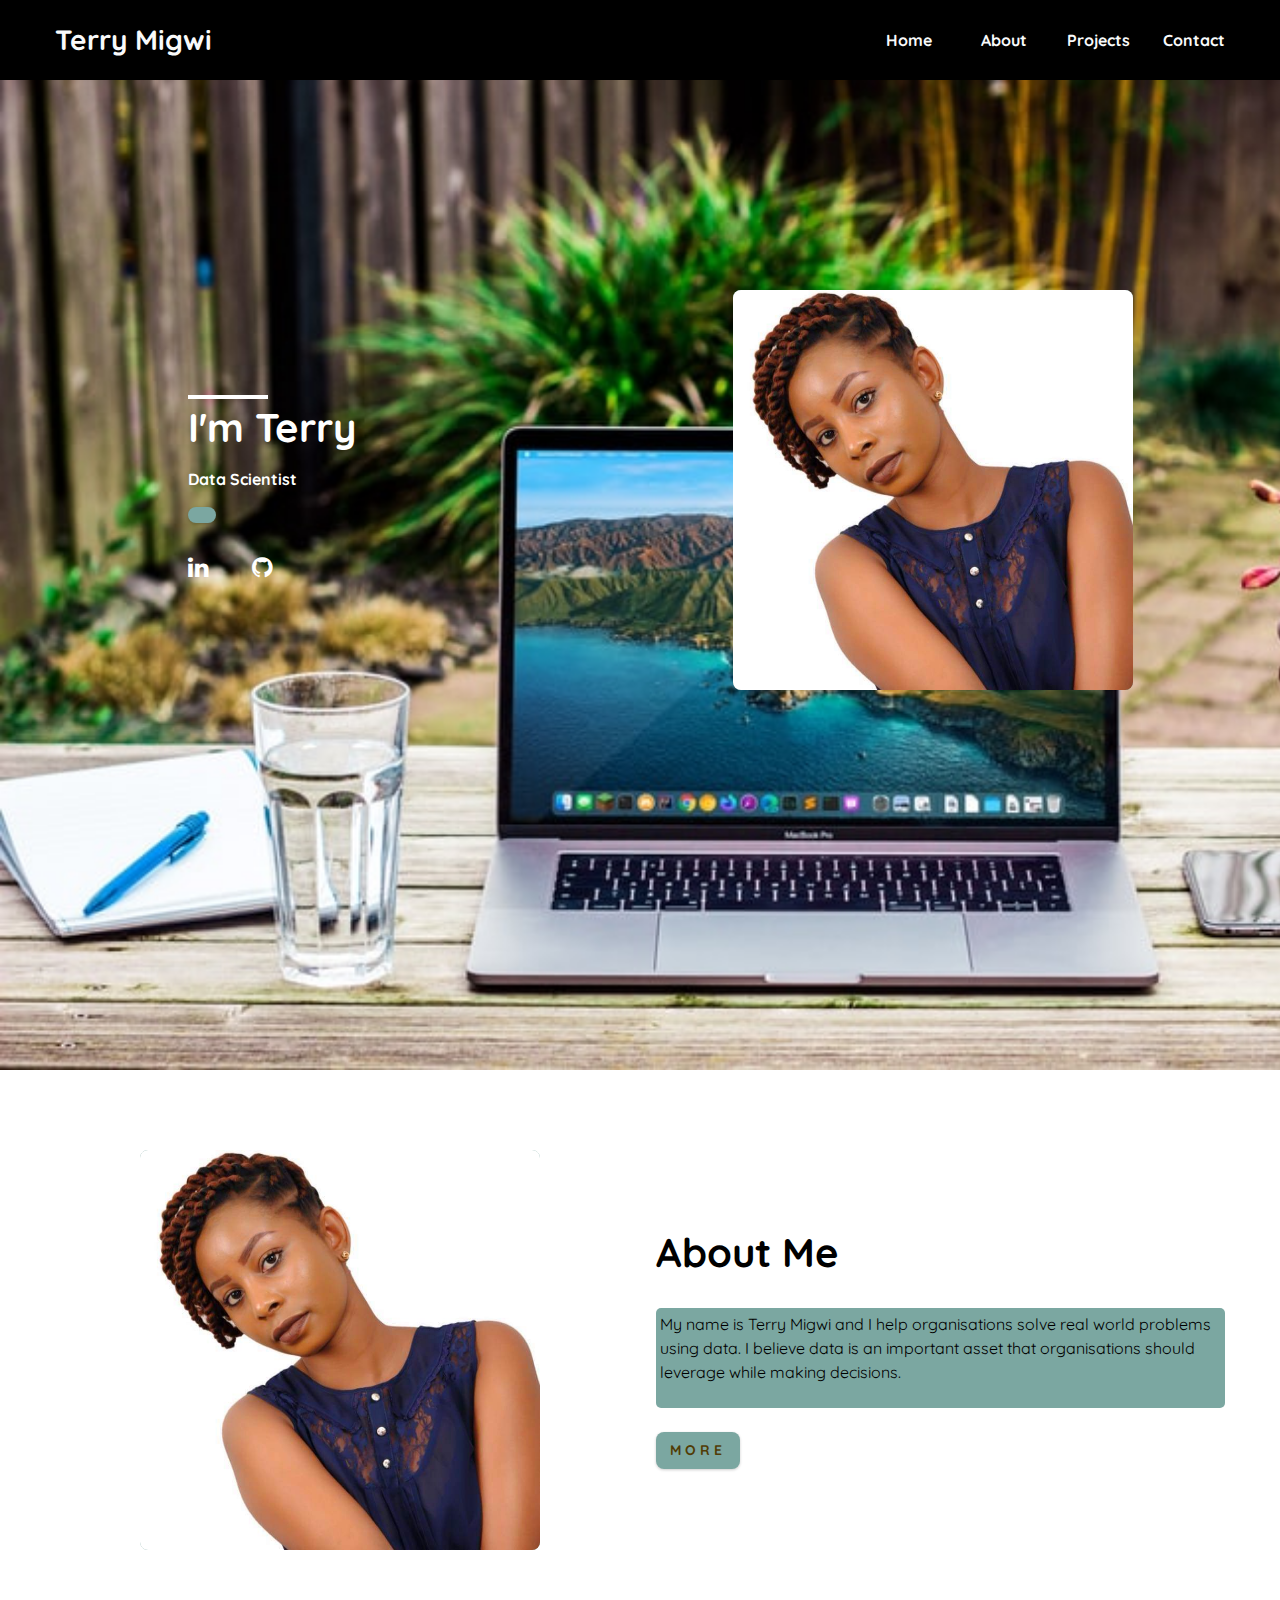
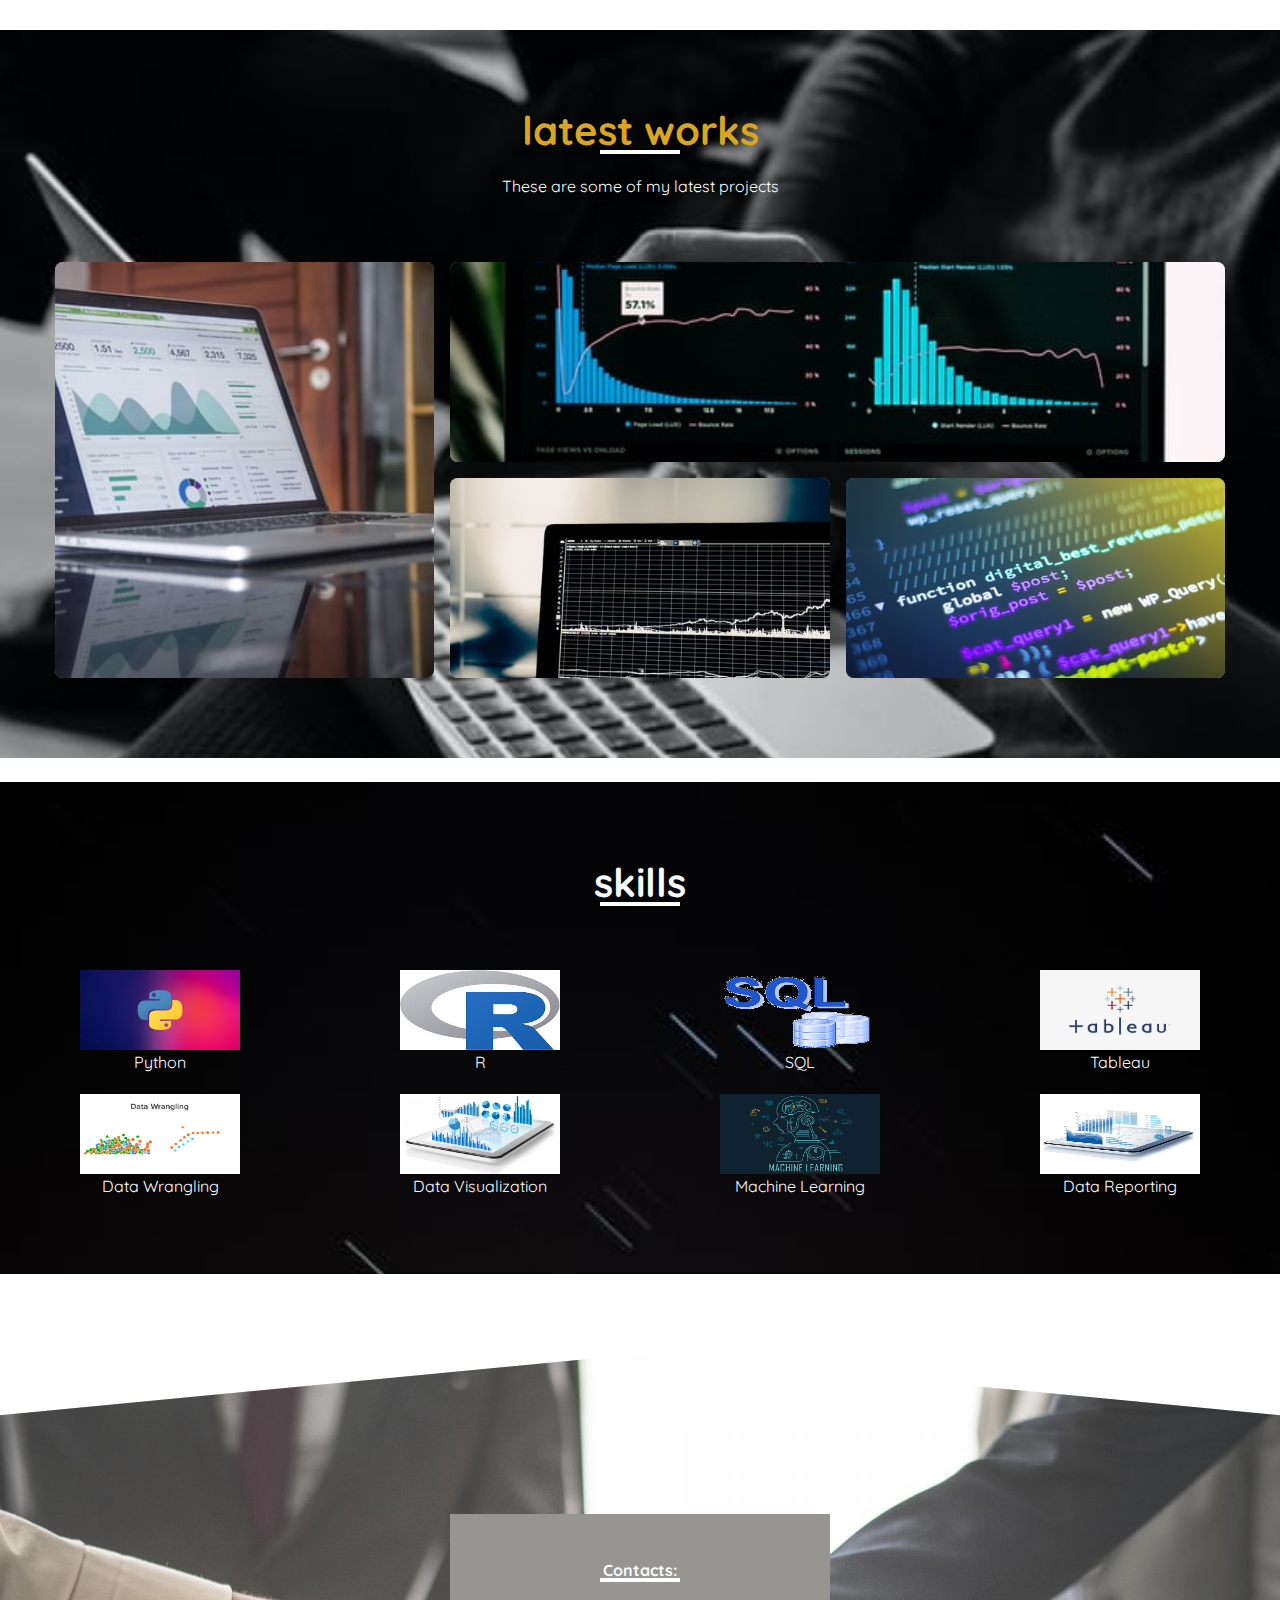
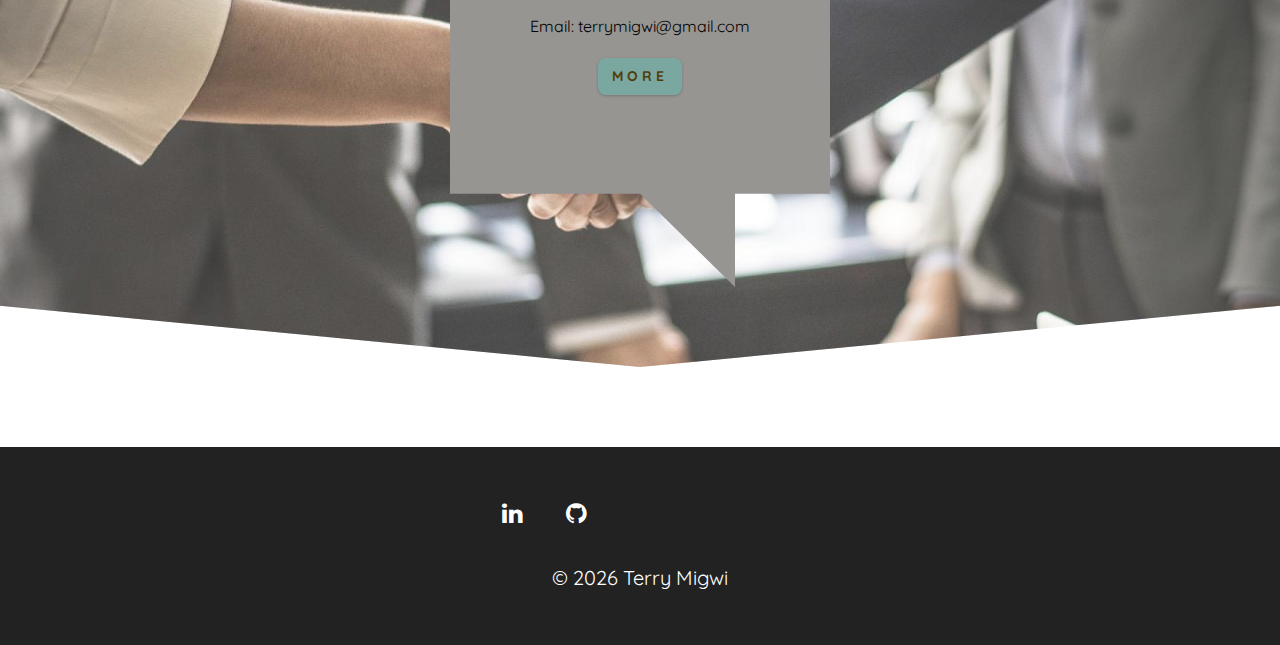
<file: index.html>
<!DOCTYPE html>
<html lang="en">
  <head>
    <meta charset="UTF-8" />
    <meta name="viewport" content="width=device-width, initial-scale=1.0" />
    <title>Terry || Home</title>
    <script src="https://code.jquery.com/jquery-3.5.1.slim.min.js" integrity="sha384-DfXdz2htPH0lsSSs5nCTpuj/zy4C+OGpamoFVy38MVBnE+IbbVYUew+OrCXaRkfj" crossorigin="anonymous"></script>
    <script src="https://cdn.jsdelivr.net/npm/popper.js@1.16.1/dist/umd/popper.min.js" integrity="sha384-9/reFTGAW83EW2RDu2S0VKaIzap3H66lZH81PoYlFhbGU+6BZp6G7niu735Sk7lN" crossorigin="anonymous"></script>
    <script src="https://cdn.jsdelivr.net/npm/bootstrap@4.5.3/dist/js/bootstrap.min.js" integrity="sha384-w1Q4orYjBQndcko6MimVbzY0tgp4pWB4lZ7lr30WKz0vr/aWKhXdBNmNb5D92v7s" crossorigin="anonymous"></script>
    <link rel="stylesheet" href="https://cdnjs.cloudflare.com/ajax/libs/font-awesome/4.7.0/css/font-awesome.min.css">
    <link rel="preconnect" href="https://fonts.gstatic.com">
    <link href="https://fonts.googleapis.com/css2?family=Tangerine&display=swap" rel="stylesheet">
    <link rel="stylesheet" href="./css/styles.css" />
  </head>
  <body>
    <div class="container">
    <!-- navbar -->
    <nav class="nav" id="nav">
      <div class="nav-center">
        <!-- nav header -->
        <div class="nav-header">
          <h3>Terry Migwi</h3>
          <button class="nav-btn" id="nav-btn">
            <i class="fa fa-bars"></i>
          </button>
        </div>
        <!-- nav-links -->
        <ul class="nav-links">
          <li>
            <a href="index.html">home</a>
          </li>
          <li>
            <a href="about.html">about</a>
          </li>
          <li>
            <a href="projects.html">projects</a>
          </li>
          <li>
            <a href="contact.html">contact</a>
          </li>
        </ul>
      </div>
    </nav>
    <!-- end of navbar -->
    <!-- sidebar -->
    <aside class="sidebar" id="sidebar" style="background-image: url(./images/photo-1530695489795-8111e55b4280.jpeg);" >
      <div>
        <button class="close-btn" id="close-btn">
          <i class="fa fa-times"></i>
        </button>
        <!-- nav-links -->
        <ul class="sidebar-links">
          <li>
            <a href="index.html">HOME</a>
          </li>
            <a href="projects.html">PROJECTS</a>
          </li>
          <li>
            <a href="">SKILLS</a>
          </li>
          <li>
          <li>
            <a href="about.html">ABOUT</a>
          </li>
          <li>
          <li>
            <a href="contact.html">CONTACT</a>
          </li>
        </ul>
        <!-- social icons -->
        <ul class="social-icons">
          <li>
            <a href="https://www.linkedin.com/in/terry-migwi-a81082137/" class="social-icon">
              <i class="fa fa-linkedin"></i>
            </a>
          </li>
          <li>
            <a href="https://github.com/Terry-Migwi" class="social-icon">
              <i class="fa fa-github"></i>
            </a>
          </li>
        </ul>
      </div>
    </aside>
    <!-- end of sidebar -->
    <!-- header -->
    <header class="hero" style="background-image: url(./images/bg.jpeg);" >
      <div class="section-center hero-center">
        <article class="hero-info">
          <div class="underline"></div>
          <h2 style="color: white;" >I'm Terry</h2> <br>
          <h4>Data Scientist</h4>
          <a href="contact.html" class="btn hero-btn"></a>
          <!-- social icons -->
          <ul class="social-icons hero-icons" style="margin-top: 20px;" >
            <li>
              <a href="https://www.linkedin.com/in/terry-migwi-a81082137/" class="social-icon">
                <i class="fa fa-linkedin" style="color:white;"></i>
              </a>
            </li>
            <li>
              <a href="https://github.com/Terry-Migwi" class="social-icon">
                <i class="fa fa-github" style="color:white;"></i>
              </a>
            </li>
          </ul>
        </article>
        <article class="hero-img">
          <img src="./images/Terry .jpg" class="hero-photo" alt="image" />
        </article>
      </div>
    </header>
    <!-- end of header -->
    <!-- about -->
    <section class="section about">
      <div class="section-center about-center">
        <!-- about img -->
        <article class="about-img">
          <img src="./images/Terry .jpg" class="hero-photo" alt="image" />
        </article>
        <!-- about info -->
        <article class="about-info">
          <!-- section title -->
          <div class="section-title about-title">
            <h2 style="color: black;">About Me</h2>
            <div class="underline"></div>
          </div>
          <!--end of section title -->
          <div class="abt">
            <p>My name is Terry Migwi and I help organisations solve real world problems using data. I believe data is an important asset that organisations should leverage while making decisions.</p>
          </div> <br>
          <a href="about.html" class="btn">More</a>
        </article>
      </div>
    </section>
    <!-- end of about -->
    
    <!-- projects -->
    <section class="section projects" style="background-image: url(./images/p.jpeg); background-repeat: no-repeat; background-size: cover;" >
      <!-- section title -->
      <div class="section-title">
        <h2 style="color: goldenrod;" >latest works</h2>
        <div class="underline"></div>
        <p class="projects-text" style="color: white;">
          These are some of my latest projects 
        </p>
      </div>
      <!--end of section title -->
      <div class="section-center projects-center">
        <!-- single project -->
        <a href="projects.html" class="project-1">
          <article class="project">
            <img
              src="./images/data.jpeg"
              alt="single project"
              class="project-img"
            />
            <div class="project-info">
              <h4>Targeted Advertisements</h4>
              
            </div>
          </article>
        </a>
        <!-- end of single project -->
        <!-- single project -->
        <a href="projects.html" class="project-2">
          <article class="project">
            <img
              src="./images/data1.jpeg"
              alt="single project"
              class="project-img"
            />
            <div class="project-info">
              <h4>Regression Models</h4>
              
            </div>
          </article>
        </a>
        <!-- end of single project --><!-- single project -->
        <a href="projects.html" class="project-3">
          <article class="project">
            <img
              src="./images/data2.jpeg"
              alt="single project"
              class="project-img"
            />
            <div class="project-info">
              <h4>Regularization Techniques</h4>
              
            </div>
          </article>
        </a>
        <!-- end of single project --><!-- single project -->
        <a href="projects.html" class="project-4">
          <article class="project">
            <img
              src="./images/data3.jpeg"
              alt="single project"
              class="project-img"
            />
            <div class="project-info">
              <h4>Random Forest & SVM Clasifiers</h4>
              
            </div>
          </article>
        </a>
        <!-- end of single project -->
      </div>
    </section> <br>
    <!-- end of projects -->
 <!-- skills -->
 <section class="section skills" style="background-image: url(./images/black.jpeg); background-size: cover;">
  <!-- section title -->
  <div class="section-title">
    <h2>skills</h2>
    <div class="underline"></div>
  </div>
  <!--end of section title -->
  
  <div class="container">    
    <div class="col-12">
      <div class="row services" >
        <div class="card" style="width: 10rem;">
            <img src="./images/python.jpg" class="card-img-top" alt="...">    
            <p>Python</p>            
        </div>
        
        <div class="card" style="width: 10rem;">
            <img src="./images/r.jpeg" class="card-img-top" alt="...">    
            <p>R</p>            
        </div>
        
        <div class="card" style="width: 10rem;">
            <img src="./images/sql.png" class="card-img-top" alt="...">  
            <p>SQL</p>  
            <p></p>            
        </div>
        <div class="card" style="width: 10rem;">
            <img src="./images/tableau-logo.png" class="card-img-top" alt="...">
            <p>Tableau</p>                
        </div>
      </div> <br>

      <div class="row services">
        <div class="card" style="width: 10rem;">
          <img src="./images/dw.png" class="card-img-top" alt="...">   
          <p>Data Wrangling</p>             
        </div>
        <div class="card" style="width: 10rem;">
          <img src="./images/dv.jpg" class="card-img-top" alt="...">
          <p>Data Visualization</p>                
        </div>
        <div class="card" style="width: 10rem;">
          <img src="./images/machine.jpeg" class="card-img-top" alt="..."> 
          <p>Machine Learning</p>               
        </div>
        <div class="card" style="width: 10rem;">
        <img src="./images/dr.jpg" class="card-img-top" alt="...">    
        <p>Data Reporting</p>            
        </div>
      </div> 
    </div> 
      

  </div>
</div>
<!-- end of skills -->

    <!-- connect -->
    <section class="connect" style="background-image:url(./images/hand.jpg); background-size: cover;">
      
      <div class="video-banner">
        <!-- section title -->
        <div class="section-title">
          <h4>Contacts:</h4>
          <div class="underline"></div>
        </div>
        <!--end of section title -->
        <p class="video-text">
          Email: terrymigwi@gmail.com
        </p>
        <a href="contact.html" class="btn">MORE</a>
      </div>
    </section>
    <!-- end of connect -->
    
    <!-- footer -->
    <footer class="footer">
      <!-- social icons -->
      <ul class="social-icons">
        <li>
          <a href="https://www.linkedin.com/in/terry-migwi-a81082137/" class="social-icon">
            <i class="fa fa-linkedin" style="color:white;"></i>
          </a>
        </li>
        <li>
          <a href="https://github.com/Terry-Migwi" class="social-icon">
            <i class="fa fa-github" style="color:white;"></i>
          </a>
        </li>
      </ul>

      <p class="ny">&copy; <span id="date"></span> Terry Migwi</p>
    </footer>
    <script src="./js/app.js"></script>
  </body>
</html>
</file>
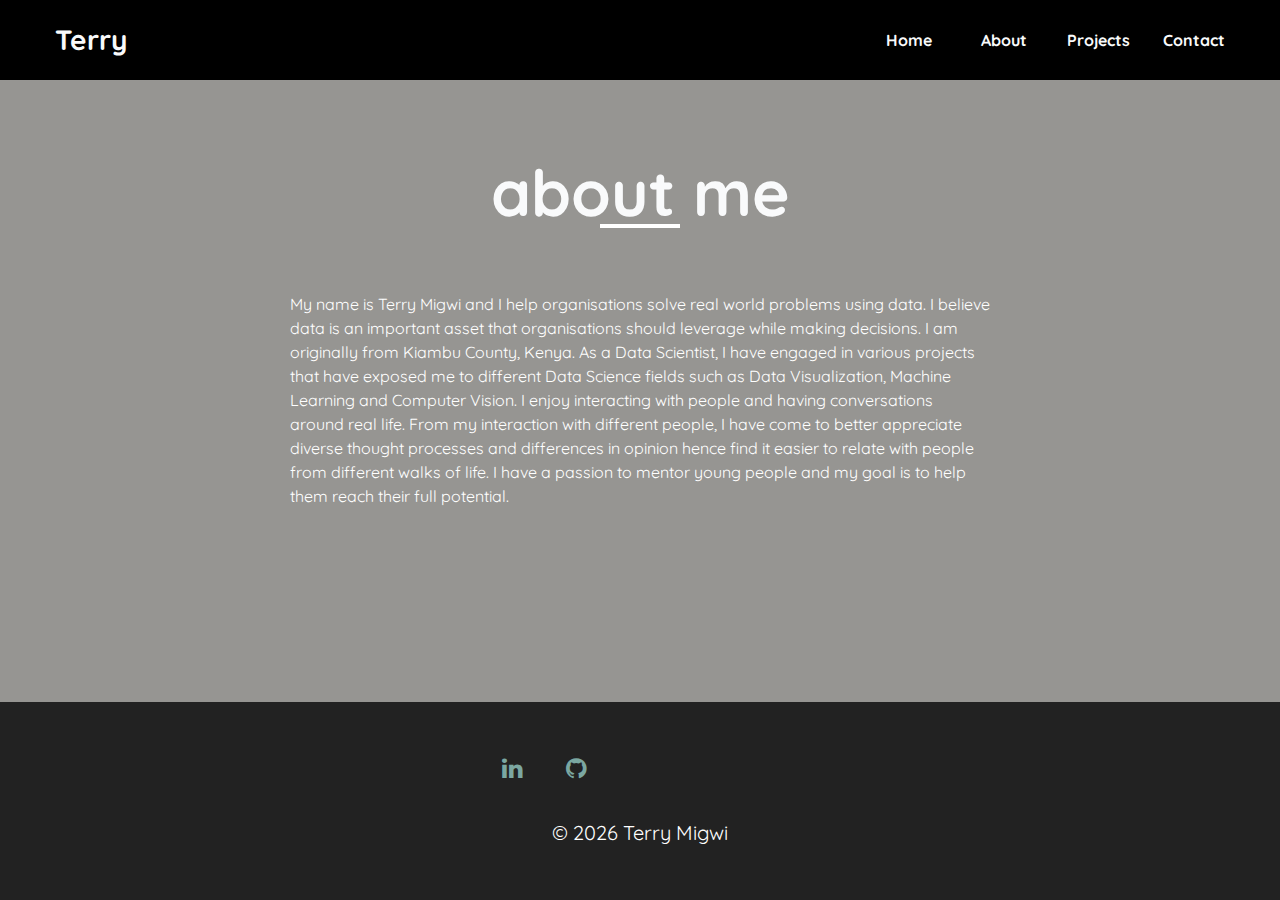
<file: about.html>
<!DOCTYPE html>
<html lang="en">
  <head>
    <meta charset="UTF-8" />
    <meta name="viewport" content="width=device-width, initial-scale=1.0" />
    <title>Terry || About</title>
    <script src="https://code.jquery.com/jquery-3.5.1.slim.min.js" integrity="sha384-DfXdz2htPH0lsSSs5nCTpuj/zy4C+OGpamoFVy38MVBnE+IbbVYUew+OrCXaRkfj" crossorigin="anonymous"></script>
    <script src="https://cdn.jsdelivr.net/npm/popper.js@1.16.1/dist/umd/popper.min.js" integrity="sha384-9/reFTGAW83EW2RDu2S0VKaIzap3H66lZH81PoYlFhbGU+6BZp6G7niu735Sk7lN" crossorigin="anonymous"></script>
    <script src="https://cdn.jsdelivr.net/npm/bootstrap@4.5.3/dist/js/bootstrap.min.js" integrity="sha384-w1Q4orYjBQndcko6MimVbzY0tgp4pWB4lZ7lr30WKz0vr/aWKhXdBNmNb5D92v7s" crossorigin="anonymous"></script>
    <link rel="stylesheet" href="https://cdnjs.cloudflare.com/ajax/libs/font-awesome/4.7.0/css/font-awesome.min.css">
    <link rel="preconnect" href="https://fonts.gstatic.com">
    <!-- css -->
    <link rel="stylesheet" href="./css/styles.css" />
  </head>

  <body>
    <!-- navbar -->
    <nav class="nav body" id="nav">
      <div class="nav-center" style="background-image: url(https://images.unsplash.com/photo-1555117746-a7c449e5d0ff?ixlib=rb-1.2.1&auto=format&fit=crop&w=890&q=80);" >
        <!-- nav header -->
        <div class="nav-header">
          <h3>Terry</h3>
          <button class="nav-btn" id="nav-btn">
            <i class="fa fa-bars"></i>
          </button>
        </div>
        <!-- nav links -->
        <ul class="nav-links" style="background-color: black;">
          <li><a href="index.html">home</a></li>
          <li><a href="about.html">about</a></li>
          <li><a href="projects.html">projects</a></li>
          <li><a href="contact.html">contact</a></li>
        </ul>
      </div>
    </nav>
    <!-- end of navbar -->
    <!-- sidebar -->
    <aside class="sidebar" id="sidebar">
      <div>
        <button id="close-btn" class="close-btn">
          <i class="fa fa-times"></i>
        </button>
        <ul class="sidebar-links">
          <li><a href="index.html">home</a></li>
          <li><a href="about.html">about</a></li>
          <li><a href="projects.html">projects</a></li>
          <li><a href="contact.html">contact</a></li>
        </ul>
        <ul class="social-icons">
          <li>
            <a href="https://www.linkedin.com/in/terry-migwi-a81082137/" class="social-icon">
              <i class="fa fa-linkedin"></i>
            </a>
          </li>
          <li>
            <a href="https://github.com/Terry-Migwi" class="social-icon">
              <i class="fa fa-github"></i>
            </a>
          </li>
        </ul>
      </div>
    </aside>
    <!-- end of sidebar -->

    <section class="section single-page" style="background-image: url();" >
      <!-- section title -->
      <div class="section-title">
        <h1>about me</h1>
        <div class="underline"></div>
      </div>
      <!--end of section title -->
      <div class="section-center page-info">
        <!-- about page -->
        <p style="color: white;">
          My name is Terry Migwi and I help organisations solve real world problems using data. I believe data is an important asset that organisations should leverage while making decisions. I am originally from Kiambu County, Kenya. As a Data Scientist, I have engaged in various projects that have exposed me to different Data Science fields such as Data Visualization, Machine Learning and Computer Vision. I enjoy interacting with people and having conversations around real life. From my interaction with different people, I have come to better appreciate diverse thought processes and differences in opinion hence find it easier to relate with people from different walks of life. I have a passion to mentor young people and my goal is to help them reach their full potential.
        </p>
      </div>
    </section>

    <!-- footer -->
    <footer class="footer">
      <ul class="social-icons">
        <li>
          <a href="https://www.linkedin.com/in/terry-migwi-a81082137/" class="social-icon">
            <i class="fa fa-linkedin"></i>
          </a>
        </li>
        <li>
          <a href="https://github.com/Terry-Migwi" class="social-icon">
            <i class="fa fa-github"></i>
          </a>
        </li>
      </ul>

      <p class="ny">&copy; <span id="date"></span> Terry Migwi </p>
    </footer>
    <script src="./js/app.js"></script>
  </body>
</html>
</file>
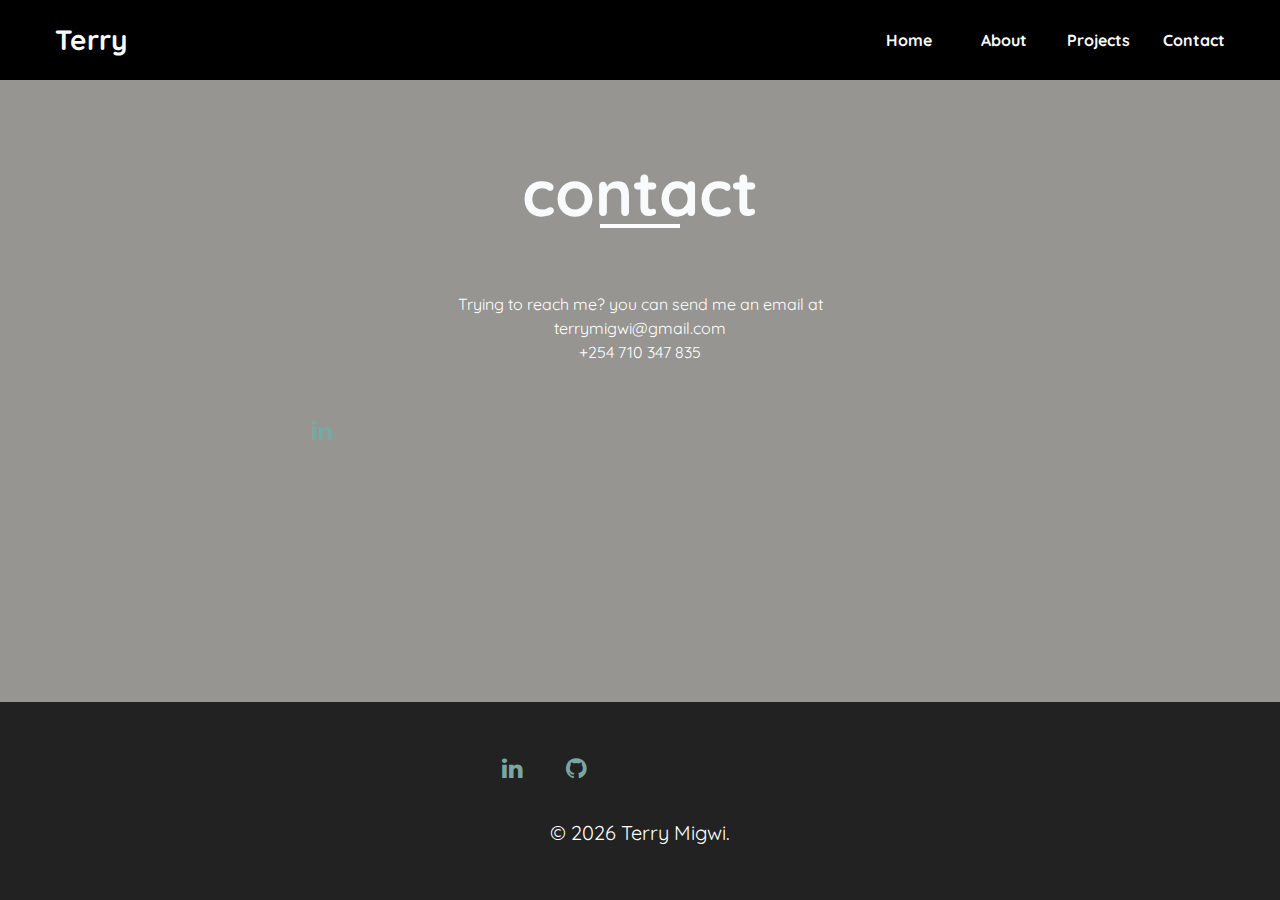
<file: contact.html>
<!DOCTYPE html>
<html lang="en">
  <head>
    <meta charset="UTF-8" />
    <meta name="viewport" content="width=device-width, initial-scale=1.0" />
    <title>Terry || Contact</title>
    <script src="https://code.jquery.com/jquery-3.5.1.slim.min.js" integrity="sha384-DfXdz2htPH0lsSSs5nCTpuj/zy4C+OGpamoFVy38MVBnE+IbbVYUew+OrCXaRkfj" crossorigin="anonymous"></script>
    <script src="https://cdn.jsdelivr.net/npm/popper.js@1.16.1/dist/umd/popper.min.js" integrity="sha384-9/reFTGAW83EW2RDu2S0VKaIzap3H66lZH81PoYlFhbGU+6BZp6G7niu735Sk7lN" crossorigin="anonymous"></script>
    <script src="https://cdn.jsdelivr.net/npm/bootstrap@4.5.3/dist/js/bootstrap.min.js" integrity="sha384-w1Q4orYjBQndcko6MimVbzY0tgp4pWB4lZ7lr30WKz0vr/aWKhXdBNmNb5D92v7s" crossorigin="anonymous"></script>
    <link rel="stylesheet" href="https://cdnjs.cloudflare.com/ajax/libs/font-awesome/4.7.0/css/font-awesome.min.css">
    <link rel="preconnect" href="https://fonts.gstatic.com">
    <!-- css -->
    <link rel="stylesheet" href="./css/styles.css" />
  </head>

  <body>
    <div class="contain" >
    <!-- navbar -->
    <nav class="nav" id="nav">
      <div class="nav-center">
        <!-- nav header -->
        <div class="nav-header">
          <h3>Terry</h3>
          <button class="nav-btn" id="nav-btn">
            <i class="fa fa-bars"></i>
          </button>
        </div>
        <!-- nav links -->
        <ul class="nav-links">
          <li><a href="index.html">home</a></li>
          <li><a href="about.html">about</a></li>
          <li><a href="projects.html">projects</a></li>
          <li><a href="contact.html">contact</a></li>
        </ul>
      </div>
    </nav>
    <!-- end of navbar -->
    <!-- sidebar -->
    <aside class="sidebar" id="sidebar">
      <div>
        <button id="close-btn" class="close-btn">
          <i class="fa fa-times"></i>
        </button>
        <ul class="sidebar-links">
          <li><a href="index.html">home</a></li>
          <li><a href="about.html">about</a></li>
          <li><a href="projects.html">projects</a></li>
          <li><a href="contact.html">contact</a></li>
        </ul>
        <ul class="social-icons">
          <li>
            <a href="https://www.linkedin.com/in/terry-migwi-a81082137/" class="social-icon">
              <i class="fa fa-linkedin"></i>
            </a>
          </li>
          <li>
            <a href="https://github.com/Terry-Migwi" class="social-icon">
              <i class="fa fa-github"></i>
            </a>
          </li>
        </ul>
      </div>
    </aside>
    <!-- end of sidebar -->

    <section class="section single-page">
      <!-- section title -->
      <div class="section-title">
        <h1>contact</h1>
        <div class="underline"></div>
      </div>
      <!--end of section title -->
      <div class="section-center page-info">
        <!-- contact page-->
        <p style="text-align: center; color: white;">
          Trying to reach me? you can send me an email at <br>
          terrymigwi@gmail.com <br>
          +254 710 347 835
        </p>
        <p>
          <ul class="social-icons">
            <li>
              <a href="https://www.linkedin.com/in/terry-migwi-a81082137/" class="social-icon">
                <i class="fa fa-linkedin"></i>
              </a>
            </li>
            <li>
              <a href="https://github.com/Terry-Migwi" class="social-icon">
                <i class="fa fa-contacts"></i>
              </a>
            </li>
          </ul>

        </p>
      </div>
    </section>

    <!-- footer -->
    <footer class="footer">
      <ul class="social-icons">
        <li>
          <a href="https://www.linkedin.com/in/terry-migwi-a81082137/" class="social-icon">
            <i class="fa fa-linkedin"></i>
          </a>
        </li>
        <li>
          <a href="https://github.com/Terry-Migwi" class="social-icon">
            <i class="fa fa-github"></i>
          </a>
        </li>
      </ul>
      <p class="ny">&copy; <span id="date"></span> Terry Migwi.</p>
    </footer>
    <script src="./js/app.js"></script>
    </div>
  </body>
</html>
</file>
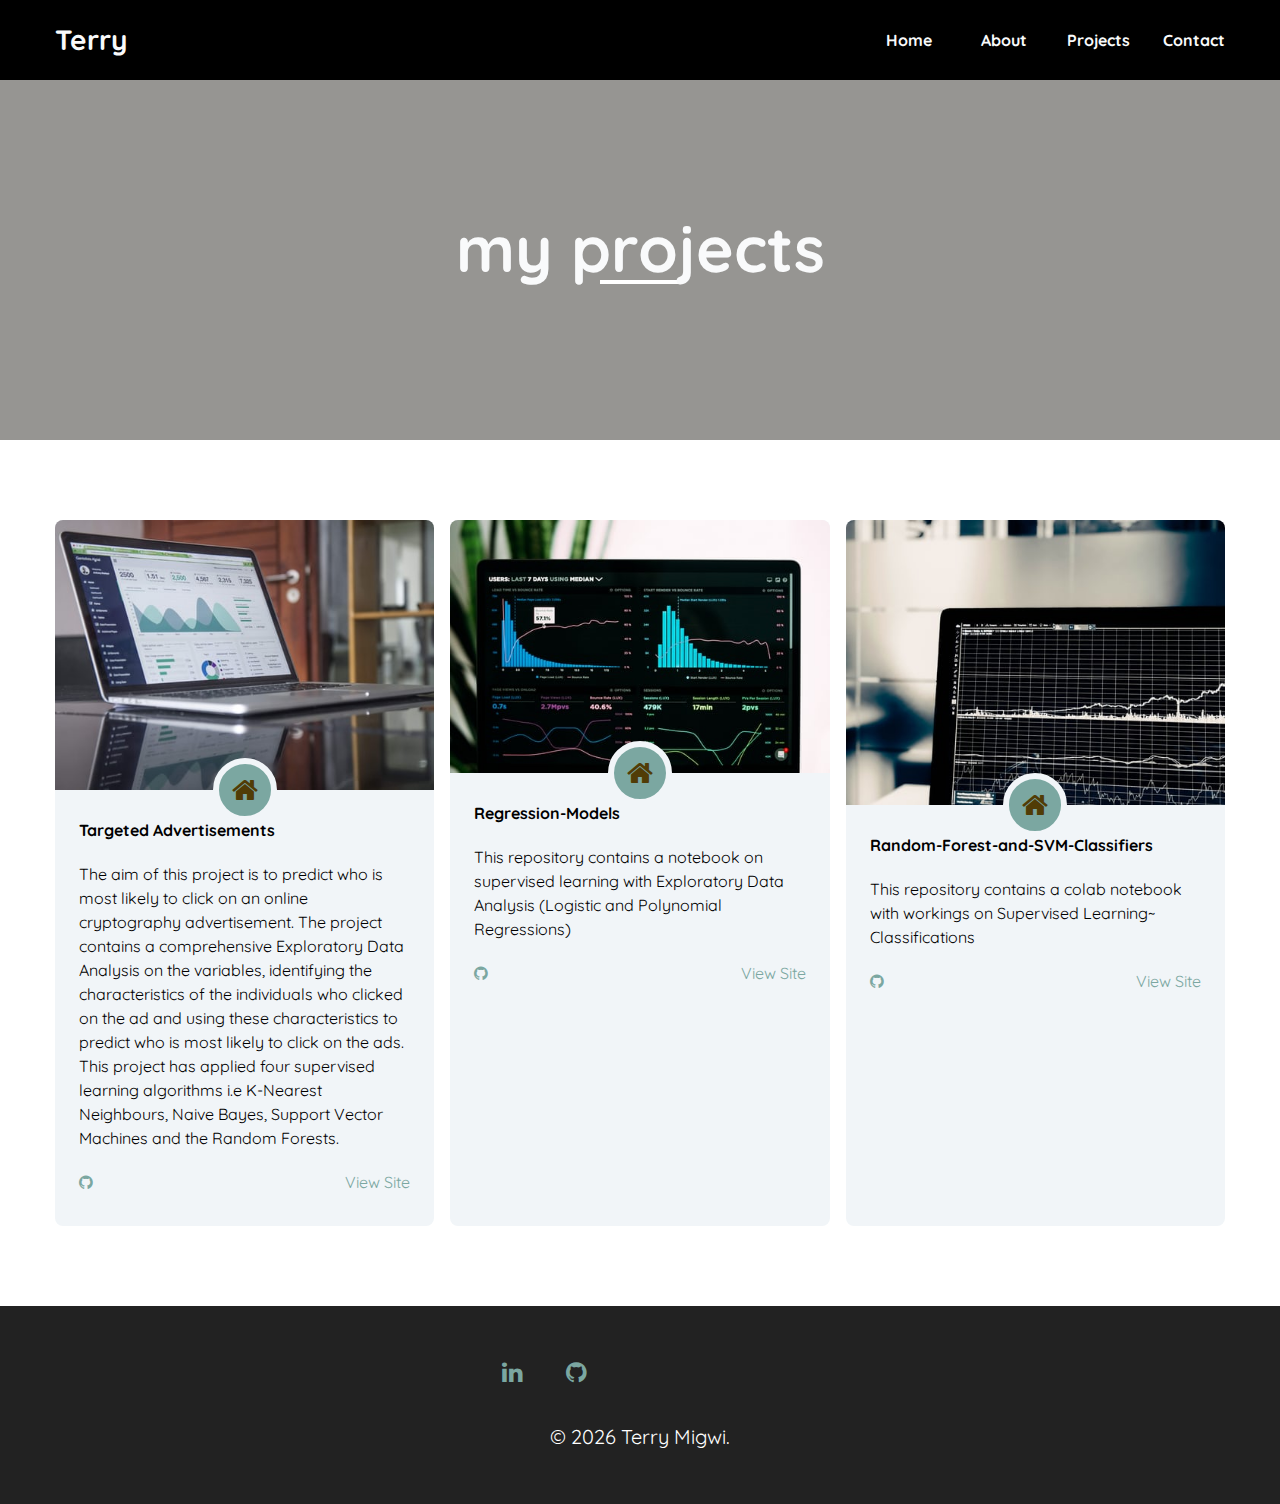
<file: projects.html>
<!DOCTYPE html>
<html lang="en">
  <head>
    <meta charset="UTF-8" />
    <meta name="viewport" content="width=device-width, initial-scale=1.0" />
    <title>Terry || Projects</title>
    <script src="https://code.jquery.com/jquery-3.5.1.slim.min.js" integrity="sha384-DfXdz2htPH0lsSSs5nCTpuj/zy4C+OGpamoFVy38MVBnE+IbbVYUew+OrCXaRkfj" crossorigin="anonymous"></script>
    <script src="https://cdn.jsdelivr.net/npm/popper.js@1.16.1/dist/umd/popper.min.js" integrity="sha384-9/reFTGAW83EW2RDu2S0VKaIzap3H66lZH81PoYlFhbGU+6BZp6G7niu735Sk7lN" crossorigin="anonymous"></script>
    <script src="https://cdn.jsdelivr.net/npm/bootstrap@4.5.3/dist/js/bootstrap.min.js" integrity="sha384-w1Q4orYjBQndcko6MimVbzY0tgp4pWB4lZ7lr30WKz0vr/aWKhXdBNmNb5D92v7s" crossorigin="anonymous"></script>
    <link rel="stylesheet" href="https://cdnjs.cloudflare.com/ajax/libs/font-awesome/4.7.0/css/font-awesome.min.css">
    <link rel="preconnect" href="https://fonts.gstatic.com">
    <link href="https://fonts.googleapis.com/css2?family=Tangerine&display=swap" rel="stylesheet">
    <!-- css -->
    <link rel="stylesheet" href="./css/styles.css" />
  </head>

  <body>
    <!-- navbar -->
    <nav class="nav" id="nav">
      <div class="nav-center">
        <!-- nav header -->
        <div class="nav-header">
          <h3>Terry</h3>
          <button class="nav-btn" id="nav-btn">
            <i class="fa fa-bars"></i>
          </button>
        </div>
        <!-- nav links -->
        <ul class="nav-links">
          <li><a href="index.html">home</a></li>
          <li><a href="about.html">about</a></li>
          <li><a href="projects.html">projects</a></li>
          <li><a href="contact.html">contact</a></li>
        </ul>
      </div>
    </nav>
    <!-- end of navbar -->
    <!-- sidebar -->
    <aside class="sidebar" id="sidebar">
      <div>
        <button id="close-btn" class="close-btn">
          <i class="fa fa-times"></i>
        </button>
        <ul class="sidebar-links">
          <li><a href="index.html">home</a></li>
          <li><a href="about.html">about</a></li>
          <li><a href="projects.html">projects</a></li>
          <li><a href="contact.html">contact</a></li>
        </ul>
        <ul class="social-icons">
          <!-- single item -->
          <li>
            <a href="https://www.linkedin.com/in/terry-migwi-a81082137/" class="social-icon">
              <i class="fa fa-linkedin"></i>
            </a>
          </li>
          <!-- end of single item -->
        </ul>
      </div>
    </aside>
    <!-- end of sidebar -->

    <header class="projects-hero">
      <!-- section title -->
      <div class="section-title">
        <h1>my projects</h1>
        <div class="underline"></div>
      </div>
      <!--end of section title -->
    </header>
    <section class="section">
      <div class="section-center projects-page-center">
        <!-- single project -->
        <article class="single-project">
          <div class="project-container">
            <img src="./images/data.jpeg" alt="single project" />
            <a href="https://github.com/Terry-Migwi/Targeted-Advertisments" class="project-icon">
              <i class="fa fa-home"></i>
            </a>
          </div>
          <div class="project-details">
            <h4>Targeted Advertisements</h4> <br>
            <p>
              The aim of this project is to predict who is most likely to click on an online cryptography advertisement. The project contains a comprehensive Exploratory Data Analysis on the variables, identifying the characteristics of the individuals who clicked on the ad and using these characteristics to predict who is most likely to click on the ads. This project has applied four supervised learning algorithms i.e K-Nearest Neighbours, Naive Bayes, Support Vector Machines and the Random Forests.
            </p>
            <div class="project-footer">
              <span>
                <i class="fa fa-github"></i>
              </span>
              <a href="https://github.com/Terry-Migwi/Targeted-Advertisments">View Site</a>
            </div>
          </div>
        </article>
        <!-- end of single project -->
        <!-- single project -->
        <article class="single-project">
          <div class="project-container">
            <img src="./images/data1.jpeg" alt="single project" />
            <a href="https://github.com/Terry-Migwi/Regression-Models" class="project-icon">
              <i class="fa fa-home"></i>
            </a>
          </div>
          <div class="project-details">
            <h4>Regression-Models</h4> <br>
            <p>
              This repository contains a notebook on supervised learning with Exploratory Data Analysis (Logistic and Polynomial Regressions)
            </p>
            <div class="project-footer">
              <span>
                <i class="fa fa-github"></i>
              </span>
              <a href="https://github.com/Terry-Migwi/Regression-Models">View Site</a>
            </div>
          </div>
        </article>
        <!-- end of single project -->
        <!-- single project -->
        <article class="single-project">
          <div class="project-container">
            <img src="./images/data2.jpeg" alt="single project" />
            <a href="https://github.com/Terry-Migwi/Random-Forest-and-SVM-Classifiers" class="project-icon">
              <i class="fa fa-home"></i>
            </a>
          </div>
          <div class="project-details">
            <h4>Random-Forest-and-SVM-Classifiers</h4> <br>
            <p>
              This repository contains a colab notebook with workings on Supervised Learning~ Classifications
            </p>
            <div class="project-footer">
              <span>
                <i class="fa fa-github"></i>
              </span>
              <a href="https://github.com/Terry-Migwi/Random-Forest-and-SVM-Classifiers">View Site</a>
            </div>
          </div>
        </article>
        <!-- end of single project -->
      </div>
    </section>

    <!-- footer -->
    <footer class="footer">
      <ul class="social-icons">
        <li>
          <a href="https://www.linkedin.com/in/terry-migwi-a81082137/" class="social-icon">
            <i class="fa fa-linkedin"></i>
          </a>
        </li>
        <li>
          <a href="https://github.com/Terry-Migwi" class="social-icon">
            <i class="fa fa-github"></i>
          </a>
        </li>
      </ul>

      <p class="ny">&copy; <span id="date"></span> Terry Migwi.</p>
    </footer>
    <script src="./js/app.js"></script>
  </body>
</html>
</file>
<file: css/styles.css>
@import url('https://fonts.googleapis.com/css2?family=Quicksand:wght@300&display=swap');

body {
  font-family: 'Quicksand', sans-serif;
  overflow-x: hidden;
}

.services{
  display: flex;
  flex-direction: row;
  flex-wrap: wrap;
  justify-content: space-around;
  height: 100px;
}

.services img{
  height: 80px;
}
.services p{
  text-align: center;
  color: white;
}

:root {
  /* dark shades of primary color*/
  --clr-primary-1: hsl(43, 86%, 17%);
  --clr-primary-2: hsl(43, 77%, 27%);
  --clr-primary-3: hsl(43, 72%, 37%);
  --clr-primary-4: hsl(42, 63%, 48%);
  /* primary/main color */
  --clr-primary-5: hsl(172, 20%, 57%);
  /* lighter shades of primary color */
  --clr-primary-6: hsl(45, 2%, 58%);
  --clr-primary-7: hsl(45, 2%, 58%);
  --clr-primary-8: hsl(45, 2%, 58%);
  --clr-primary-9: hsl(45, 2%, 58%);
  --clr-primary-10: hsl(45, 2%, 58%);
  /* darkest grey - used for headings */
  --clr-grey-1: hsl(210, 25%, 98%);
  --clr-grey-2: hsl(210, 25%, 98%);
  --clr-grey-3: hsl(210, 25%, 98%);
  --clr-grey-4: hsl(210, 25%, 98%);
  /* grey used for paragraphs */
  --clr-grey-5: hsl(210, 40%, 98%);
  --clr-grey-6: hsl(183, 22%, 67%);
  --clr-grey-7: hsl(211, 27%, 70%);
  --clr-grey-8: hsl(210, 31%, 80%);
  --clr-grey-9: hsl(212, 33%, 89%);
  --clr-grey-10: hsl(210, 36%, 96%);
  --clr-white: #fff;
  --transition: all 0.3s linear;
  --spacing: 0.25rem;
  --radius: 0.5rem;
  --light-shadow: 0 5px 15px rgba(0, 0, 0, 0.1);
  --dark-shadow: 0 5px 15px rgba(0, 0, 0, 0.2);
  --max-width: 1170px;
}
/*
=============== 
Global Styles
===============
*/

*,
::after,
::before {
  margin: 0;
  padding: 0;
  box-sizing: border-box;
}
body {
  background: var(--clr-white);
  color: var(--clr-grey-1);
  line-height: 1.5;
  font-size: 0.875rem;
}
ul {
  list-style-type: none;
}
a {
  text-decoration: none;
}
img:not(.nav-logo) {
  width: 100%;
  display: block;
}


p {
  margin-bottom: 1.25rem;
  color: black;
}
@media screen and (min-width: 800px) {
  h1 {
    font-size: 4rem;
  }
  h2 {
    font-size: 2.5rem;
  }
  h3 {
    font-size: 1.75rem;
  }
  h4 {
    font-size: 1rem;
  }
  body {
    font-size: 1rem;
  }
  h1,
  h2,
  h3,
  h4 {
    line-height: 1;
  }
}
/*  global classes */

.btn {
  text-transform: uppercase;
  background: var(--clr-primary-5);
  color: var(--clr-primary-1);
  padding: 0.375rem 0.75rem;
  letter-spacing: var(--spacing);
  display: inline-block;
  font-weight: 700;
  -webkit-transition: var(--transition);
  transition: var(--transition);
  font-size: 0.875rem;
  border: 2px solid transparent;
  cursor: pointer;
  box-shadow: 0 1px 3px rgba(0, 0, 0, 0.2);
  border-radius: var(--radius);
}
.btn:hover {
  color: var(--clr-primary-1);
  background: var(--clr-primary-7);
}
/* section */
.section {
  padding: 5rem 0;
}

.section-center {
  width: 90vw;
  margin: 0 auto;
  max-width: 1170px;
}
@media screen and (min-width: 992px) {
  .section-center {
    width: 95vw;
  }
}
/* added during recording */

.underline {
  width: 5rem;
  height: 0.25rem;
  margin-bottom: 1.25rem;
  background-color: white;
  margin-left: auto;
  margin-right: auto;
}
.section-title {
  margin-bottom: 4rem;
  text-align: center;
}
.abt {
  background-color: hsl(172, 20%, 57%);
  border-radius: 5px;
  padding: 4px;
}
.bg-grey {
  background: var(--clr-grey-10);
}
/*
=============== 
Navbar
===============
*/
.nav-links {
  display: none;
}
.nav {
  height: 5rem;
  padding: 1rem;
  display: grid;
  -webkit-box-align: center;
  align-items: center;
  -webkit-transition: var(--transition);
  transition: var(--transition);
  background-color: black;
}
.nav-center {
  width: 100%;
  max-width: 1170px;
  margin: 0 auto;
}
.nav-header {
  display: grid;
  grid-template-columns: auto 1fr;
  -webkit-box-align: center;
  align-items: center;
}
.nav-btn {
  background: transparent;
  border-color: transparent;
  color: var(--clr-primary-5);
  font-size: 2rem;
  cursor: pointer;
  justify-self: end;
}
@media screen and (min-width: 768px) {
  .nav {
    background-color: black;
  }
  .nav-btn {
    display: none;
  }
  .nav-links {
    display: grid;
    grid-template-columns: repeat(4, 1fr);
    justify-items: center;
    -webkit-column-gap: 2rem;
    -moz-column-gap: 2rem;
    column-gap: 2rem;
    justify-self: end;
  }
  .nav-links a {
    text-transform: capitalize;
    color: var(--clr-grey-1);
    font-weight: bold;
    -webkit-transition: var(--transition);
    transition: var(--transition);
  }
  .nav-links a:hover {
    color: white;
  }
  .nav-center {
    display: grid;
    grid-template-columns: auto 1fr;
    -webkit-box-align: center;
    align-items: center;
  }
}
/* fixed navbar */
.navbar-fixed {
  position: fixed;
  top: 0;
  left: 0;
  width: 100%;
  background-color: black;
  z-index: 2;
  /* box-shadow: var(--light-shadow); */
}
/*
=============== 
Sidebar
===============
*/
.sidebar {
  position: fixed;
  top: 0;
  left: 0;
  width: 100%;
  height: 100%;
  background-color: black;
  z-index: 4;
  display: grid;
  place-items: center;
  -webkit-transition: var(--transition);
  transition: var(--transition);
  /* add later */
  -webkit-transform: translateX(-100%);
  transform: translateX(-100%);
}
/* toggle sidebar */
.show-sidebar {
  -webkit-transform: translateX(0);
  transform: translateX(0);
}
.sidebar-links {
  text-align: center;
}
.sidebar-links a {
  font-size: 2rem;
  text-transform: capitalize;
  -webkit-transition: var(--transition);
  transition: var(--transition);
  color: var(--clr-grey-5);
  letter-spacing: var(--spacing);
  display: inline-block;
  margin-bottom: 1.5rem;
}
.sidebar-links a:hover {
  color: var(--clr-primary-5);
}
.social-icons {
  display: grid;
  margin-top: 3rem;
  width: 20rem;
  grid-template-columns: repeat(5, 1fr);
  justify-items: center;
}
.social-icon {
  font-size: 1.5rem;
  color: var(--clr-grey-1);
  -webkit-transition: var(--transition);
  transition: var(--transition);
}
.social-icon:hover {
  color: var(--clr-primary-5);
}
.close-btn {
  position: absolute;
  top: 1rem;
  right: 1rem;
  font-size: 3rem;
  background: transparent;
  border: transparent;
  -webkit-transition: var(--transition);
  transition: var(--transition);
  color: #bb2525;
  cursor: pointer;
}
.close-btn:hover {
  color: #e66b6b;
}
/*
=============== 
Hero
===============
*/
/* underline added to globals */
.hero .underline {
  margin-bottom: 0.5rem;
  margin-left: 0;
}
.hero-img {
  display: none;
}
.hero {
  background: var(--clr-primary-10);
  background-size: cover;
  height: 110vh;
}
.hero-center {
  min-height: calc(100vh - 5rem);
  display: grid;
  place-items: center;
}
.hero-info h4 {
  color: white;
}
.hero-icons {
  justify-items: start;
}
.hero-btn {
  margin-top: 1.25rem;
}
@media screen and (min-width: 992px) {
  .hero-img {
    display: block;
    position: relative;
  }
  .hero-center {
    grid-template-columns: 1fr 1fr;
  }

  .hero-img::before,
  .about-img::before {
    content: "";
    position: absolute;
    width: 100%;
    height: 100%;
    border: 0.25rem solid var(--clr-primary-5);
    /* top: 2rem;
    right: -2rem; */
    border-radius: var(--radius);
  }
}
.hero-photo {
  max-width: 25rem;
  max-height: 30rem;
  -o-object-fit: cover;
  object-fit: cover;
  border-radius: var(--radius);
  position: relative;
}
/*
=============== 
About
===============
*/
/* section title added to globals */
.about-title {
  text-align: left;
  margin-bottom: 2rem;
}
.about-title .underline {
  margin-left: 0;
}
.about-center {
  display: grid;
  gap: 3rem 2rem;
}
.about-img {
  justify-self: center;
}
@media screen and (min-width: 992px) {
  .about-center {
    grid-template-columns: 1fr 1fr;
  }
  .about-img {
    position: relative;
  }
  /* .about-img::before {
    left: -2rem;
  } */
  .about-info {
    align-self: center;
  }
}

/*
=============== 
Projects
===============
*/
.projects-text {
  width: 85vw;
  max-width: 30rem;
  margin: 0 auto;
}
.project {
  position: relative;
  background: var(--clr-primary-5);
  border-radius: var(--radius);
  margin-bottom: 2rem;
}
.project-info {
  text-align: center;
  color: var(--clr-white);
  position: absolute;
  top: 50%;
  left: 50%;
  -webkit-transform: translate(-50%, -50%);
  transform: translate(-50%, -50%);
  -webkit-transition: var(--transition);
  transition: var(--transition);
  opacity: 0;
}
.project-info p {
  text-transform: capitalize;
  color: var(--clr-white);
}
.project:hover .project-info {
  opacity: 1;
}
.project-img {
  -webkit-transition: var(--transition);
  transition: var(--transition);
  border-radius: var(--radius);
  height: 15rem;
  -o-object-fit: cover;
  object-fit: cover;
}
.project:hover .project-img {
  opacity: 0.1;
}
.project::after {
  content: "";
  position: absolute;
  top: 0;
  left: 0;
  width: 100%;
  height: 100%;
  border: 0.25rem solid var(--clr-white);
  border-radius: var(--radius);
  -webkit-transition: var(--transition);
  transition: var(--transition);
  opacity: 0;
}
.project:hover::after {
  opacity: 1;
  -webkit-transform: scale(0.8);
  transform: scale(0.8);
}
@media screen and (min-width: 676px) {
  .projects-center {
    display: grid;
    grid-template-columns: 1fr 1fr;
    -webkit-column-gap: 2rem;
    -moz-column-gap: 2rem;
    column-gap: 2rem;
  }
}
@media screen and (min-width: 992px) {
  .projects-center {
    grid-template-columns: repeat(3, 1fr);
  }
}
@media screen and (min-width: 1170px) {
  .projects-center {
    grid-template-rows: 200px 200px;
    gap: 1rem;
    grid-template-areas:
      "a b b"
      "a c d";
  }
  .project-img {
    height: 100%;
  }
  .project {
    height: 100%;
  }
  .project-1 {
    grid-area: a;
  }
  .project-2 {
    grid-area: b;
  }
  .project-3 {
    grid-area: c;
  }
  .project-4 {
    grid-area: d;
  }
}
/*
=============== 
Connect
===============
*/
.connect {
  min-height: 10vh;
  position: relative;
  padding: 10rem 0 5rem 0;
  margin: 5rem 0;
}
.video-container {
  position: absolute;
  top: 0;
  left: 0;
  width: 100%;
  height: 100%;
  -o-object-fit: cover;
  object-fit: cover;
  z-index: -2;
}
.connect::after {
  content: "";
  position: absolute;
  top: 0;
  left: 0;
  width: 100%;
  height: 100%;
  background: var(--clr-white);
  /* background: rgba(0, 0, 0, 0.6); */
  opacity: 0.2;
  z-index: -1;
}
.connect {
  display: grid;
  place-items: center;
}
.video-banner .section-title {
  margin-bottom: 2rem;
}
.video-text {
  max-width: 30rem;
}
.video-banner {
  background: var(--clr-primary-10);
  padding: 3rem 5rem 12rem 5rem;
  text-align: center;

  -webkit-clip-path: polygon(
    0% 0%,
    100% 0%,
    100% 75%,
    75% 75%,
    75% 100%,
    50% 75%,
    0% 75%
  );
  clip-path: polygon(
    0% 0%,
    100% 0%,
    100% 75%,
    75% 75%,
    75% 100%,
    50% 75%,
    0% 75%
  );
}
.connect {
  -webkit-clip-path: polygon(
    50% 0%,
    100% 10%,
    100% 90%,
    50% 100%,
    0 90%,
    0 10%
  );
  clip-path: polygon(50% 0%, 100% 10%, 100% 90%, 50% 100%, 0 90%, 0 10%);
}
/*
=============== 
Skills
===============
*/
@media screen and (min-width: 768px) {
  .skills-center {
    display: grid;
    grid-template-columns: 1fr 1fr;
    -webkit-column-gap: 2rem;
    -moz-column-gap: 2rem;
    column-gap: 2rem;
  }
}
.skills {
  background: var(--clr-primary-9);
}
.skills h3 {
  margin: 1.5rem 0;
  color: var(--clr-primary-1);
}
.skill {
  margin-bottom: 1.25rem;
}
.skill p {
  margin-bottom: 0.5rem;
  text-transform: capitalize;
  color: var(--clr-primary-1);
}
.skill-container {
  background: var(--clr-white);
  height: 1rem;
  width: 100%;
  border-radius: var(--radius);
  position: relative;
}
.skill-value {
  position: absolute;
  top: 0;
  left: 0;
  background: var(--clr-primary-5);
  height: 100%;
  width: 50%;
  border-radius: var(--radius);
}
.value-70 {
  width: 70%;
}
.value-80 {
  width: 80%;
}
.skill-text {
  position: absolute;
  top: -2rem;
  left: 50%;
  -webkit-transform: translateX(-50%);
  transform: translateX(-50%);
}
.skill-text-70 {
  left: 100%;
}
.skill-text-80 {
  left: 100%;
}
/*
=============== 
Timeline
===============
*/
.timeline-center {
  width: 80vw;
  max-width: 40rem;
}
.timeline-item {
  border-top: 2px dashed var(--clr-primary-5);
  margin: 0;
  padding: 4rem 2rem;
  position: relative;
}
.timeline p {
  margin-bottom: 0;
}
.timeline-item:nth-child(even) {
  border-left: 2px dashed var(--clr-primary-5);
  border-top-left-radius: 2rem;
  border-bottom-left-radius: 2rem;

  margin-right: 2rem;
  padding-right: 0;
}
.timeline-item:nth-child(odd) {
  border-right: 2px dashed var(--clr-primary-5);
  border-top-right-radius: 2rem;
  border-bottom-right-radius: 2rem;
  margin-left: 2rem;
  padding-left: 0;
}
.timeline-item:first-child {
  border-top: 0;
  border-top-right-radius: 0;
}
.timeline-item:last-child {
  border-bottom-left-radius: 0;
}
.number {
  position: absolute;
  top: 50%;
  -webkit-transform: translate(-50%, -50%);
  transform: translate(-50%, -50%);
  margin-bottom: 0;
  background: var(--clr-primary-5);
  width: 2rem;
  height: 2rem;
  border-radius: 50%;
  display: grid;
  place-items: center;
  color: var(--clr-primary-1);
  font-weight: bold;
}
.timeline-item:nth-child(even) .number {
  left: 0;
}
.timeline-item:nth-child(odd) .number {
  right: 0;
  -webkit-transform: translate(50%, -50%);
  transform: translate(50%, -50%);
}

/*
=============== 
Footer
===============
*/
.footer {
  padding-bottom: 2rem;
  background: #222;
  display: grid;
  place-items: center;
}
.footer .social-icons {
  margin-bottom: 2rem;
}
.footer .social-icon {
  color: var(--clr-primary-5);
}
.footer .social-icon:hover {
  color: var(--clr-primary-10);
}
.footer p {
  font-size: 1.25rem;
  text-transform: capitalize;
}
/*
=============== 
Single Page
===============
*/
.single-page {
  background: var(--clr-primary-10);
  min-height: calc(100vh - 5rem - 198px);
}
.page-info {
  max-width: 700px;
}
.page-info a {
  text-transform: uppercase;
  color: var(--clr-primary-5);
  -webkit-transition: var(--transition);
  transition: var(--transition);
}
.page-info a:hover {
  color: var(--clr-primary-1);
}

/*
=============== 
Products Page
===============
*/
.projects-hero {
  height: 40vh;
  background: var(--clr-primary-10);
  display: grid;
  place-items: center;
}
.projects-hero .section-title {
  margin-bottom: 0;
}
.single-project {
  background: var(--clr-grey-10);
  border-radius: var(--radius);
}
.project-container img {
  border-top-left-radius: var(--radius);
  border-top-right-radius: var(--radius);
}
.project-container {
  position: relative;
}
.project-icon {
  position: absolute;
  font-size: 1.75rem;
  bottom: 0;
  left: 50%;
  -webkit-transform: translate(-50%, 50%);
  transform: translate(-50%, 50%);
  width: 4rem;
  height: 4rem;
  display: grid;
  place-items: center;
  background: var(--clr-primary-5);
  border-radius: 50%;
  color: var(--clr-primary-1);
  border: 0.375rem solid var(--clr-grey-10);
}
.project-details {
  padding: 2rem 1.5rem;
  color: black;
}
.project-footer {
  display: grid;
  grid-template-columns: 1fr 1fr;
  color: var(--clr-primary-5);
}
.project-footer a {
  color: var(--clr-primary-5);
  text-transform: capitalize;
  -webkit-transition: var(--transition);
  transition: var(--transition);
  justify-self: end;
}
.project-footer a:hover {
  color: var(--clr-primary-1);
}
.projects-page-center {
  display: grid;
  grid-template-columns: repeat(auto-fill, minmax(330px, 1fr));
  gap: 3rem 1rem;
}

/* Skills Section */

#skills{
  height: 100vh;
  background: linear-gradient(to right, white,rgb(82, 75, 75));
  margin-bottom: 0;
}

.html{
  display: flex;
  flex-wrap: wrap;
  justify-content: center;
  margin-top: 30px;
}

div[class^='tag-']{
  clip-path: polygon(75% 0%,100% 50%,75% 100%,0% 100%,0% 50%,0% 0%);
  width: 10%;
  height: 30px;
  background-color: rgba(0,0, 0,.6) ;
  margin-right: 30px;
  padding-left: 5px;
}

div[class^='tag-'] p{
  text-align: left;
  color: white;
  font-size: 0.9rem;
  padding-top: 5px;
}
.progressbar{
  width: 70%;
  height: 20px;
  border: 1px solid #48CFAD;
  border-radius: 20px;
  margin-top: 7px;
}

.bar-progress{
  background:linear-gradient(to left, #48CFAD,#48CF);
  height: 100%;
  width: 0;
  opacity: 0;
  border-radius: 20px;
  display: flex;
  align-items: center;
  justify-content: center;
  transition: 1s ease;
  text-align: center;

}
.ny{
  color: white;
}
</file>
